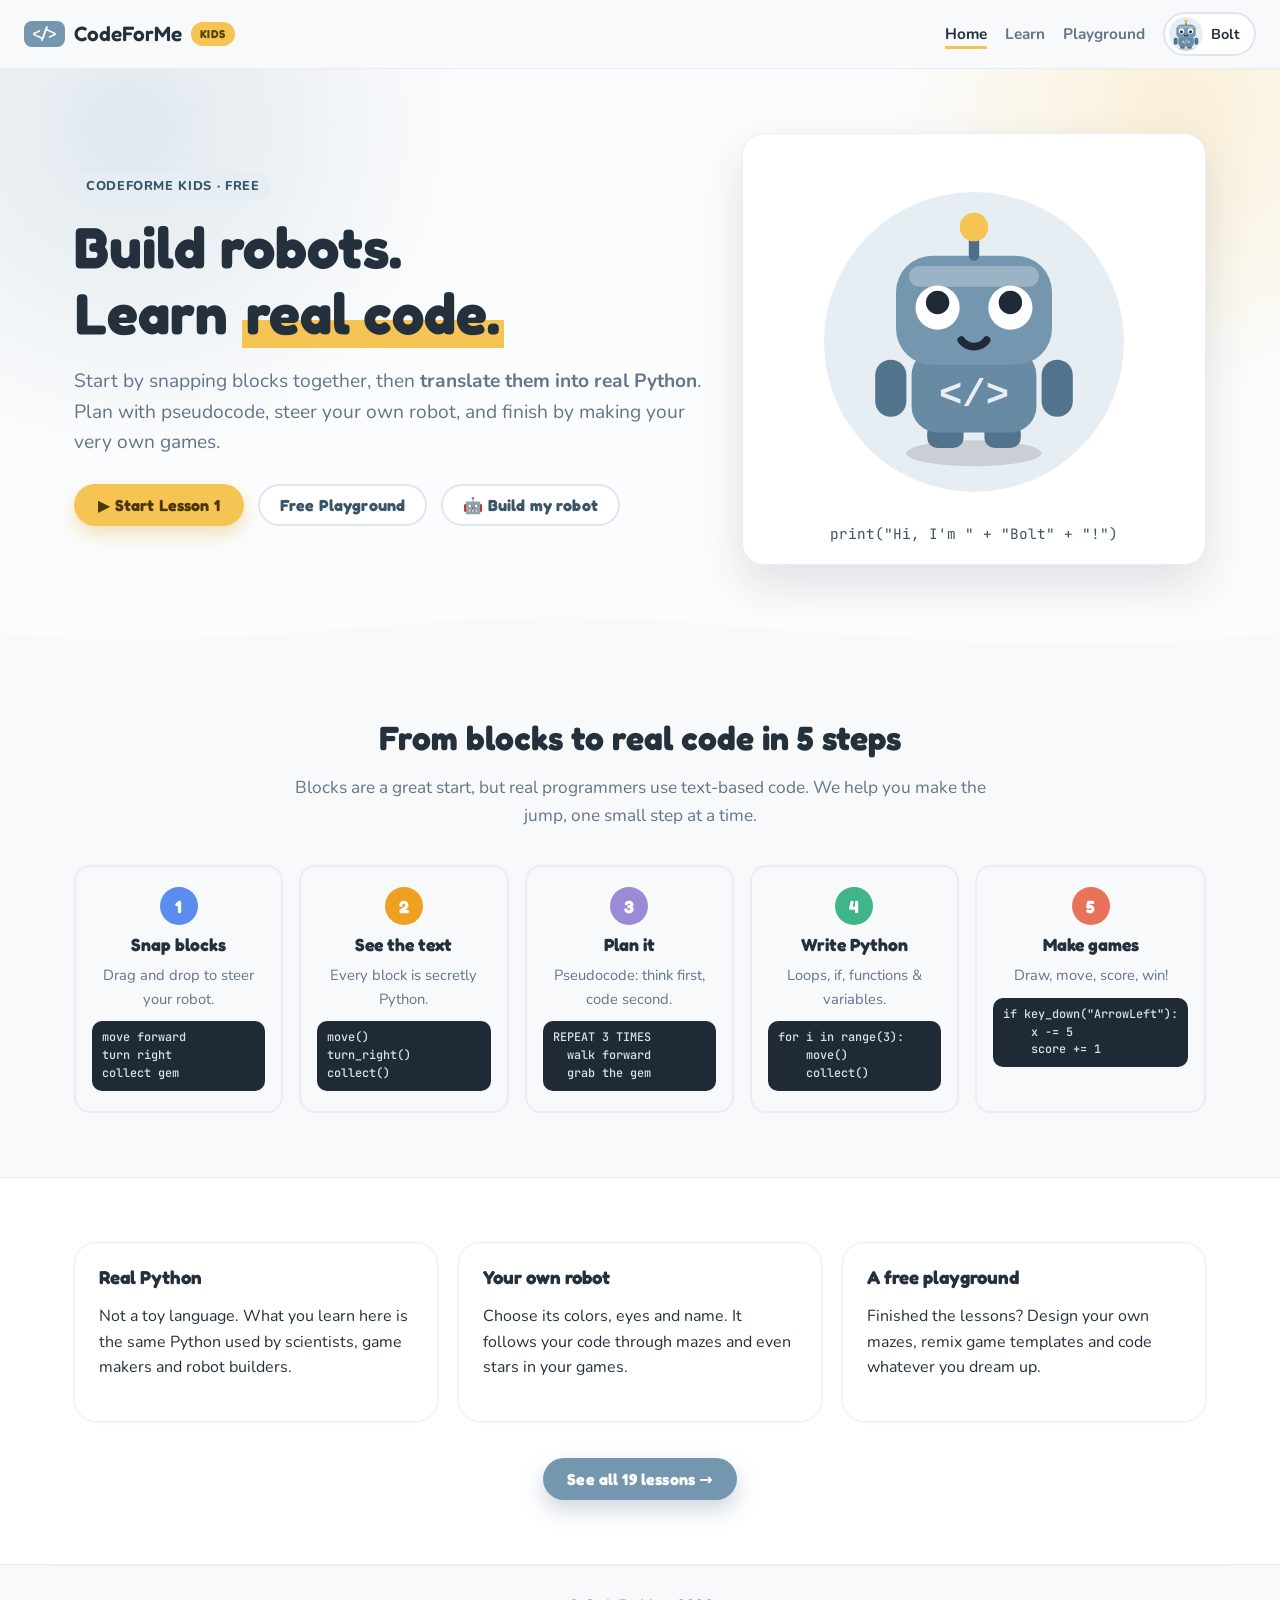
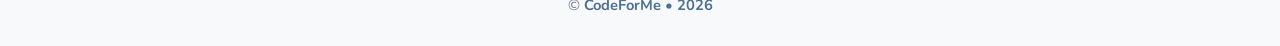
<file: index.html>
<!doctype html>
<html lang="en">
<head>
<title>CodeForMe Kids — Learn real code by building robots & games</title>
<meta name="description" content="Start with blocks, graduate to real Python. Build robots, learn pseudocode, and make your own games. Free from CodeForMe." />
<meta charset="UTF-8" />
<meta name="viewport" content="width=device-width, initial-scale=1" />
<link rel="preconnect" href="https://fonts.googleapis.com"><link rel="preconnect" href="https://fonts.gstatic.com" crossorigin>
<link href="https://fonts.googleapis.com/css2?family=Fredoka:wght@500;600;700&family=Nunito:wght@400;600;700;800&family=JetBrains+Mono:wght@400;500;600&display=swap" rel="stylesheet">
<link rel="stylesheet" href="css/kids.css" />
<link rel="icon" href="data:image/svg+xml,<svg xmlns=%22http://www.w3.org/2000/svg%22 viewBox=%220 0 100 100%22><rect width=%22100%22 height=%22100%22 rx=%2222%22 fill=%22%237497af%22/><text x=%2250%22 y=%2266%22 font-size=%2252%22 font-family=%22monospace%22 fill=%22white%22 text-anchor=%22middle%22>&lt;/&gt;</text></svg>" />
</head>
<body data-page="home">
<header id="site-header"></header>

<section class="hero">
  <div class="container hero-grid">
    <div>
      <span class="eyebrow">CodeForMe Kids · Free</span>
      <h1>Build robots.<br>Learn <span class="mark">real code.</span></h1>
      <p class="lead">Start by snapping blocks together, then <b>translate them into real Python</b>. Plan with pseudocode, steer your own robot, and finish by making your very own games.</p>
      <div class="hero-cta"><a class="btn btn-sun" href="lesson.html?id=1-1">▶ Start Lesson 1</a><a class="btn btn-ghost" href="playground.html">Free Playground</a><button class="btn btn-ghost" id="hero-robot">🤖 Build my robot</button></div>
    </div>
    <div class="hero-stage"><canvas id="hero-canvas" width="360" height="360"></canvas><div class="mono" style="background:none">print("Hi, I'm " + <span id="hero-name"></span> + "!")</div></div>
  </div>
  <svg class="hero-wave" viewBox="0 0 1440 60" preserveAspectRatio="none" aria-hidden="true"><path d="M0,32 C240,64 480,0 720,16 C960,32 1200,64 1440,32 L1440,60 L0,60 Z"></path></svg>
</section>

<section class="block">
  <div class="container">
    <h2 class="section-title">From blocks to real code in 5 steps</h2>
    <p class="section-sub">Blocks are a great start, but real programmers use text-based code. We help you make the jump, one small step at a time.</p>
    <div class="journey">
      <div class="step"><div class="num" style="background:#5b8def">1</div><h3>Snap blocks</h3><p>Drag and drop to steer your robot.</p><pre>move forward
turn right
collect gem</pre></div>
      <div class="step"><div class="num" style="background:#f0a020">2</div><h3>See the text</h3><p>Every block is secretly Python.</p><pre>move()
turn_right()
collect()</pre></div>
      <div class="step"><div class="num" style="background:#9b8bd6">3</div><h3>Plan it</h3><p>Pseudocode: think first, code second.</p><pre>REPEAT 3 TIMES
  walk forward
  grab the gem</pre></div>
      <div class="step"><div class="num" style="background:#3fb58a">4</div><h3>Write Python</h3><p>Loops, if, functions & variables.</p><pre>for i in range(3):
    move()
    collect()</pre></div>
      <div class="step"><div class="num" style="background:#e8735a">5</div><h3>Make games</h3><p>Draw, move, score, win!</p><pre>if key_down("ArrowLeft"):
    x -= 5
    score += 1</pre></div>
    </div>
  </div>
</section>

<section class="block alt">
  <div class="container">
    <div class="cards">
      <div class="card"><h3>Real Python</h3><p>Not a toy language. What you learn here is the same Python used by scientists, game makers and robot builders.</p></div>
      <div class="card"><h3>Your own robot</h3><p>Choose its colors, eyes and name. It follows your code through mazes and even stars in your games.</p></div>
      <div class="card"><h3>A free playground</h3><p>Finished the lessons? Design your own mazes, remix game templates and code whatever you dream up.</p></div>
    </div>
    <div style="text-align:center;margin-top:36px"><a class="btn btn-primary" href="learn.html">See all 19 lessons →</a></div>
  </div>
</section>

<div id="site-footer"></div>
<script src="js/common.js"></script>
<script>
  const cv = document.getElementById("hero-canvas"), g = cv.getContext("2d");
  const nm = () => (document.getElementById("hero-name").textContent = '"' + CFM.getRobot().name + '"');
  nm(); window.addEventListener("cfm-robot-changed", nm);
  document.getElementById("hero-robot").onclick = CFM.openRobotBuilder;
  (function frame(t) {
    g.clearRect(0, 0, 360, 360); g.fillStyle = "#e7eef3"; g.beginPath(); g.arc(180, 190, 150, 0, 7); g.fill();
    CFM.drawRobot(g, 180, 190 + Math.sin(t / 380) * 8, 260, Math.floor(t / 1600) % 4);
    requestAnimationFrame(frame);
  })(0);
</script>
</body>
</html>
</file>
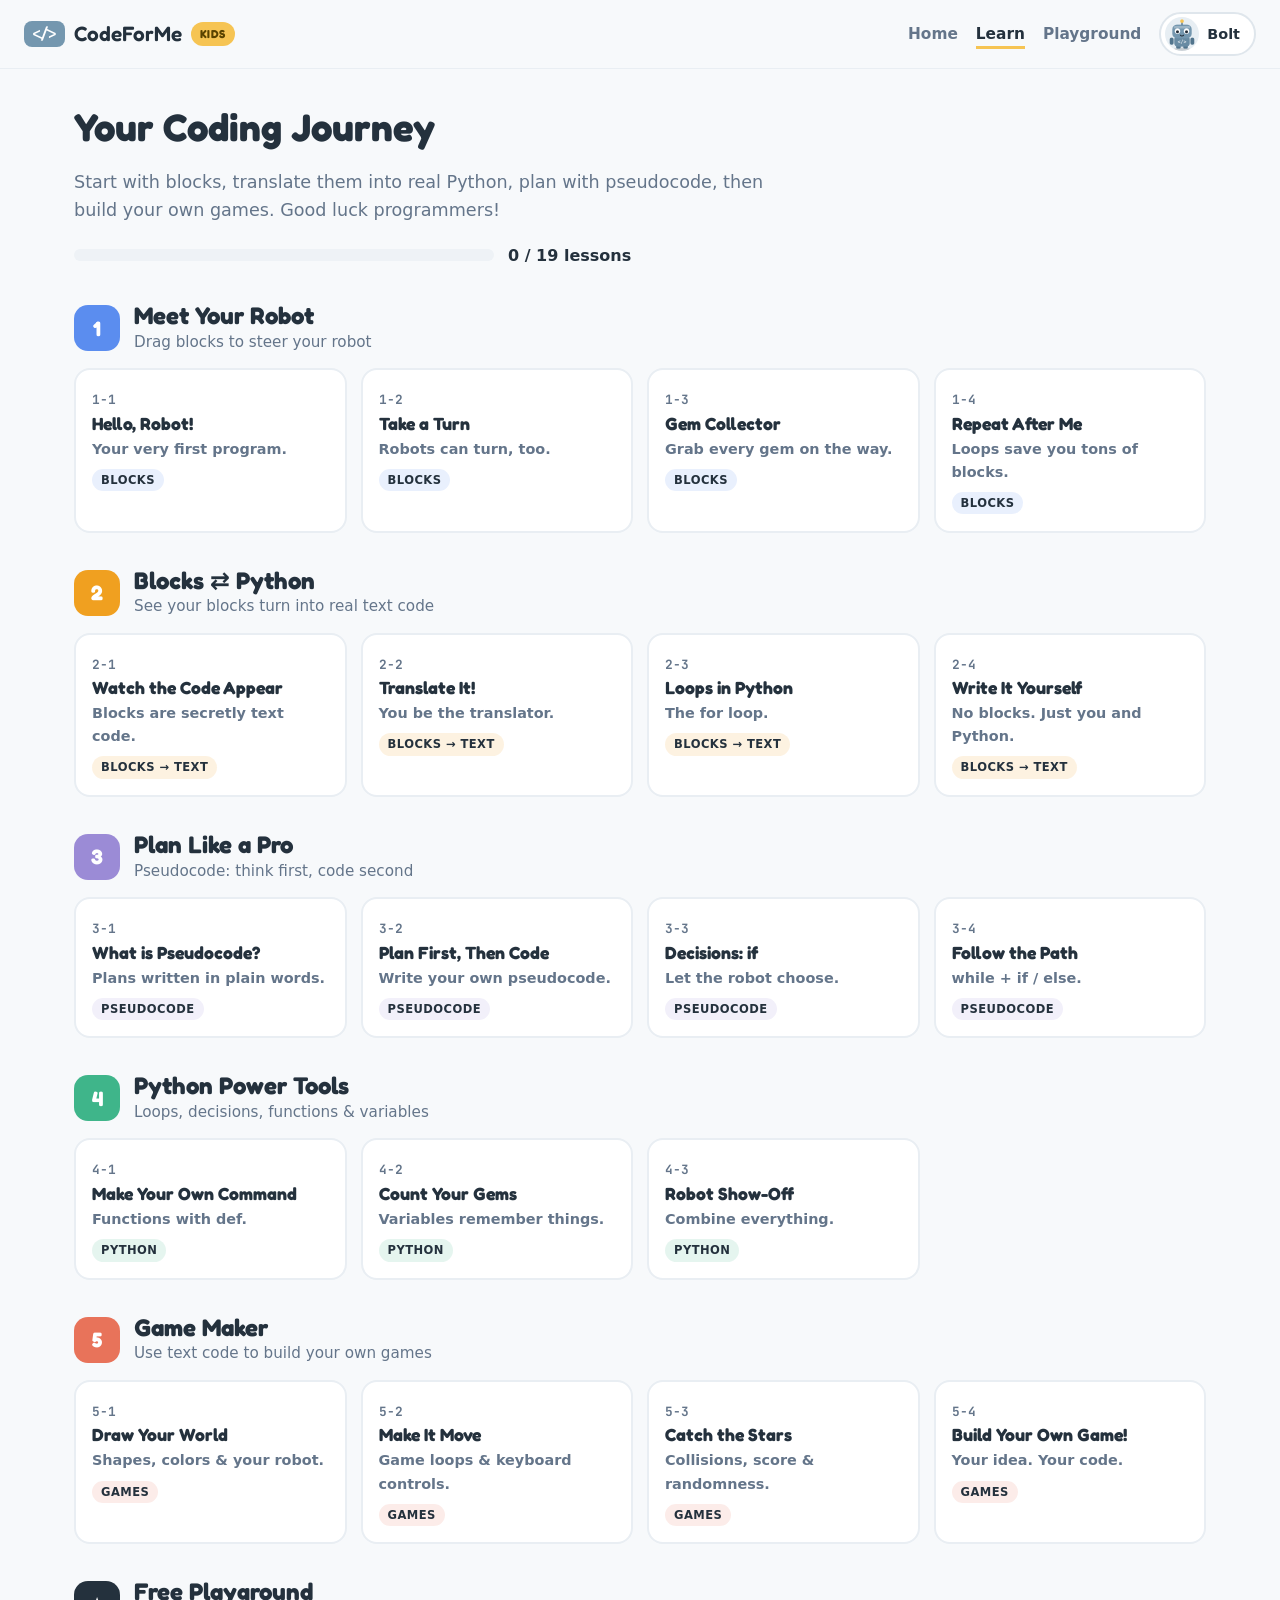
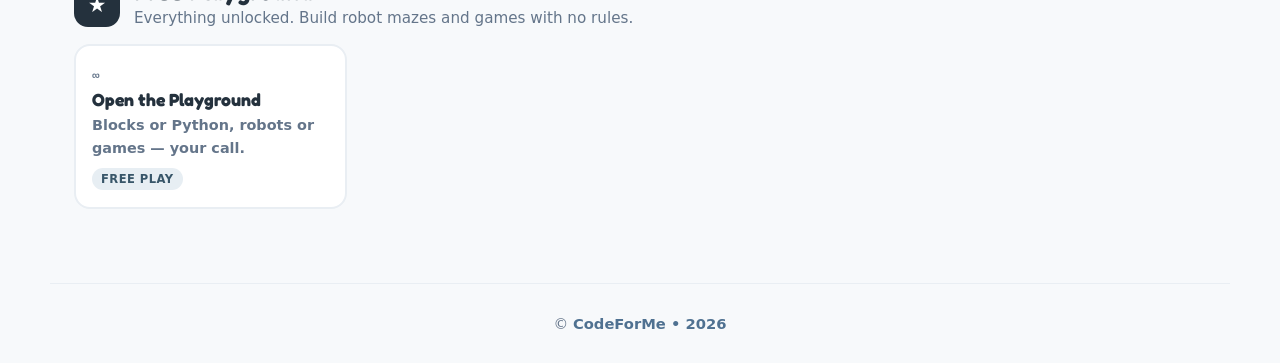
<file: learn.html>
<!doctype html>
<html lang="en">
<head>
<title>Learn — CodeForMe Kids</title>
<meta charset="UTF-8" />
<meta name="viewport" content="width=device-width, initial-scale=1" />
<link rel="preconnect" href="https://fonts.googleapis.com"><link rel="preconnect" href="https://fonts.gstatic.com" crossorigin>
<link href="https://fonts.googleapis.com/css2?family=Fredoka:wght@500;600;700&family=NuniFto:wght@400;600;700;800&family=JetBrains+Mono:wght@400;500;600&display=swap" rel="stylesheet">
<link rel="stylesheet" href="css/kids.css" />
<link rel="icon" href="data:image/svg+xml,<svg xmlns=%22http://www.w3.org/2000/svg%22 viewBox=%220 0 100 100%22><rect width=%22100%22 height=%22100%22 rx=%2222%22 fill=%22%237497af%22/><text x=%2250%22 y=%2266%22 font-size=%2252%22 font-family=%22monospace%22 fill=%22white%22 text-anchor=%22middle%22>&lt;/&gt;</text></svg>" />
</head>
<body data-page="learn">
<header id="site-header"></header>
<main class="container" style="padding-top:36px;padding-bottom:40px">
  <h1 style="font-size:2.4rem">Your Coding Journey</h1>
  <p style="color:var(--text-muted);font-size:1.1rem;max-width:40em">Start with blocks, translate them into real Python, plan with pseudocode, then build your own games. Good luck programmers!</p>
  <div style="display:flex;align-items:center;gap:14px;margin:18px 0 34px"><div class="progress-bar" style="flex:1"><i id="pbar" style="width:0"></i></div><b id="ptext"></b></div>
  <div id="units"></div>
</main>
<div id="site-footer"></div>
<script src="js/common.js"></script>
<script src="js/blocks.js"></script>
<script src="js/lessons-robot.js"></script>
<script src="js/lessons-game.js"></script>
<script>
  const prog = CFM.getProgress(); let done = 0, html = "";
  CFM.UNITS.forEach((u) => {
    const ls = CFM.LESSONS.filter((l) => l.unit === u.id);
    html += `<section class="unit"><div class="unit-head"><span class="unit-badge" style="background:${u.color}">${u.id}</span><div><h2>${u.title}</h2><p>${u.sub}</p></div></div><div class="lessons">` +
      ls.map((l) => { const d = prog[l.id]; if (d) done++; return `<a class="lesson-card ${d ? "done" : ""}" href="lesson.html?id=${l.id}"><span class="n">${l.id}</span><h3>${l.title}</h3><p>${l.blurb}</p><span class="tag" style="background:${u.color}22;color:#24313d">${u.tag}</span></a>`; }).join("") + "</div></section>";
  });
  document.getElementById("units").innerHTML = html + `<section class="unit"><div class="unit-head"><span class="unit-badge" style="background:#24313d">★</span><div><h2>Free Playground</h2><p>Everything unlocked. Build robot mazes and games with no rules.</p></div></div><div class="lessons"><a class="lesson-card" href="playground.html"><span class="n">∞</span><h3>Open the Playground</h3><p>Blocks or Python, robots or games — your call.</p><span class="tag">Free play</span></a></div></section>`;
  document.getElementById("pbar").style.width = (done / CFM.LESSONS.length * 100) + "%";
  document.getElementById("ptext").textContent = done + " / " + CFM.LESSONS.length + " lessons";
</script>
</body>
</html>
</file>
<file: css/kids.css>
:root {
  --bg: #f7f9fb; --bg-raised: #fff; --bg-inset: #eef2f6;
  --border: #dfe6ec; --border-soft: #e9eef3;
  --text: #24313d; --text-muted: #64758a;
  --accent: #7497af; --accent-dark: #4f7191; --accent-darker: #385669;
  --accent-light: #e7eef3; --accent-soft: #d3e0e8;
  --sun: #f6c453; --sun-dark: #d9a520; --coral: #ef8a6b; --mint: #62c3a0; --grape: #9b8bd6;
  --danger: #c0392b; --danger-soft: #fbe4e1; --ok: #2e9e72; --ok-soft: #dff5ea;
  --shadow-sm: 0 1px 3px rgba(36,49,61,.06); --shadow-md: 0 10px 26px rgba(36,49,61,.08);
  --shadow-lg: 0 20px 46px rgba(36,49,61,.13); --shadow-accent: 0 10px 22px rgba(79,113,145,.28);
  --radius: 16px; --radius-lg: 22px;
  --font-ui: 'Nunito', system-ui, sans-serif; --font-display: 'Fredoka', var(--font-ui);
  --font-mono: 'JetBrains Mono', 'SFMono-Regular', Consolas, monospace;
  /* block colors */
  --b-motion: #5b8def; --b-action: #f0a020; --b-loop: #e8735a; --b-logic: #3fb58a; --b-say: #9b8bd6;
}
* { box-sizing: border-box; }
html, body { margin: 0; background: var(--bg); color: var(--text); font-family: var(--font-ui); font-size: 16px; line-height: 1.6; }
::selection { background: var(--accent-soft); color: var(--accent-darker); }
a { color: var(--accent-dark); text-decoration: none; font-weight: 700; }
a:hover { text-decoration: underline; }
h1, h2, h3 { font-family: var(--font-display); line-height: 1.15; margin: 0 0 .5em; }
code, .mono { font-family: var(--font-mono); font-size: .9em; background: var(--accent-light); padding: 1px 6px; border-radius: 6px; color: var(--accent-darker); }
.container { max-width: 1180px; margin: 0 auto; padding: 0 24px; }

/* Header */
.site-header { position: sticky; top: 0; z-index: 30; background: rgba(247,249,251,.92); backdrop-filter: blur(10px); border-bottom: 1px solid var(--border-soft); }
.header-inner { max-width: 1400px; margin: 0 auto; padding: 12px 24px; display: flex; align-items: center; justify-content: space-between; gap: 16px; }
.logo { font-family: var(--font-display); font-weight: 600; font-size: 1.3rem; color: var(--text); display: flex; align-items: center; gap: 9px; }
.logo:hover { text-decoration: none; color: var(--accent-dark); }
.logo-mark { font-family: var(--font-mono); font-weight: 700; font-size: .95rem; color: #fff; background: var(--accent); padding: 5px 7px; border-radius: 8px; line-height: 1; }
.logo-kids { background: var(--sun); color: #5a4300; font-size: .72rem; font-weight: 700; padding: 3px 9px; border-radius: 999px; letter-spacing: .04em; text-transform: uppercase; }
.site-nav { display: flex; align-items: center; gap: 18px; }
.site-nav a { color: var(--text-muted); font-weight: 700; font-size: .96rem; }
.site-nav a:hover, .site-nav a.active { color: var(--text); text-decoration: none; }
.site-nav a.active { box-shadow: 0 3px 0 var(--sun); }
.chip-btn { display: inline-flex; align-items: center; gap: 8px; background: var(--bg-raised); border: 2px solid var(--border); border-radius: 999px; padding: 3px 14px 3px 4px; font: 700 .9rem var(--font-ui); color: var(--text); cursor: pointer; }
.chip-btn:hover { border-color: var(--accent); }
.chip-btn canvas { width: 34px; height: 34px; background: var(--accent-light); border-radius: 50%; }

/* Buttons */
.btn { font: 800 1rem var(--font-display); letter-spacing: .01em; border: 0; border-radius: 999px; padding: 11px 24px; cursor: pointer; transition: transform .15s, box-shadow .15s, background .15s; display: inline-flex; align-items: center; gap: 8px; }
.btn:hover { text-decoration: none; transform: translateY(-2px); }
.btn:disabled { opacity: .5; cursor: not-allowed; transform: none; }
.btn-primary { background: var(--accent); color: #fff; box-shadow: var(--shadow-accent); }
.btn-primary:hover { background: var(--accent-dark); }
.btn-sun { background: var(--sun); color: #4a3800; box-shadow: 0 8px 18px rgba(217,165,32,.3); }
.btn-sun:hover { background: #f8cf6a; }
.btn-ghost { background: var(--bg-raised); color: var(--accent-darker); border: 2px solid var(--border); padding: 9px 20px; }
.btn-ghost:hover { border-color: var(--accent); }
.btn-sm { font-size: .88rem; padding: 6px 14px; }
.btn-run { background: var(--ok); color: #fff; box-shadow: 0 8px 18px rgba(46,158,114,.3); }
.btn-run:hover { background: #26855f; }

/* Hero */
.hero { background: radial-gradient(560px circle at 10% 10%, rgba(116,151,175,.2), transparent 60%), radial-gradient(480px circle at 92% 8%, rgba(246,196,83,.22), transparent 60%), #fbfcfd; padding: 64px 0 90px; position: relative; overflow: hidden; }
.hero-grid { display: grid; grid-template-columns: 1.15fr .85fr; gap: 40px; align-items: center; }
.eyebrow { display: inline-block; background: var(--accent-light); color: var(--accent-darker); font-weight: 800; font-size: .8rem; padding: 4px 12px; border-radius: 999px; letter-spacing: .05em; text-transform: uppercase; }
.hero h1 { font-size: clamp(2.2rem, 5vw, 3.6rem); margin: 14px 0; }
.mark { background: linear-gradient(transparent 60%, var(--sun) 60%); padding: 0 4px; }
.hero p.lead { font-size: 1.2rem; color: var(--text-muted); max-width: 34em; }
.hero-cta { display: flex; gap: 14px; margin-top: 26px; flex-wrap: wrap; }
.hero-stage { background: var(--bg-raised); border-radius: var(--radius-lg); box-shadow: var(--shadow-lg); padding: 18px; text-align: center; border: 1px solid var(--border-soft); }
.hero-stage canvas { width: 100%; max-width: 360px; aspect-ratio: 1; }
.hero-wave { position: absolute; left: 0; bottom: -1px; width: 100%; height: 50px; fill: var(--bg); }

section.block { padding: 64px 0; }
section.alt { background: var(--bg-raised); border-top: 1px solid var(--border-soft); border-bottom: 1px solid var(--border-soft); }
.section-title { text-align: center; font-size: 2.1rem; }
.section-sub { text-align: center; color: var(--text-muted); max-width: 40em; margin: 0 auto 36px; font-size: 1.08rem; }

/* Journey steps */
.journey { display: grid; grid-template-columns: repeat(5, 1fr); gap: 16px; counter-reset: step; }
.step { background: var(--bg); border: 2px solid var(--border-soft); border-radius: var(--radius); padding: 20px 16px; position: relative; text-align: center; }
.step .num { width: 38px; height: 38px; border-radius: 50%; display: grid; place-items: center; margin: 0 auto 10px; font: 700 1.1rem var(--font-display); color: #fff; }
.step h3 { font-size: 1.1rem; }
.step p { color: var(--text-muted); font-size: .92rem; margin: 0; }
.step pre { margin: 10px 0 0; text-align: left; background: #1f2a36; color: #d7e3ee; font: 500 .74rem/1.5 var(--font-mono); padding: 8px 10px; border-radius: 10px; overflow: hidden; }

.cards { display: grid; grid-template-columns: repeat(3, 1fr); gap: 20px; }
.card { background: var(--bg-raised); border: 1px solid var(--border-soft); border-radius: var(--radius-lg); padding: 24px; box-shadow: var(--shadow-sm); }
.card .ico { font-size: 2rem; }

/* Learn map */
.unit { margin-bottom: 34px; }
.unit-head { display: flex; align-items: center; gap: 14px; margin-bottom: 14px; }
.unit-badge { width: 46px; height: 46px; border-radius: 14px; display: grid; place-items: center; color: #fff; font: 700 1.3rem var(--font-display); }
.unit-head h2 { margin: 0; font-size: 1.5rem; }
.unit-head p { margin: 0; color: var(--text-muted); font-size: .95rem; }
.lessons { display: grid; grid-template-columns: repeat(auto-fill, minmax(230px, 1fr)); gap: 14px; }
.lesson-card { background: var(--bg-raised); border: 2px solid var(--border-soft); border-radius: var(--radius); padding: 16px; color: var(--text); display: block; position: relative; transition: transform .15s, border-color .15s, box-shadow .15s; }
.lesson-card:hover { text-decoration: none; transform: translateY(-3px); border-color: var(--accent); box-shadow: var(--shadow-md); }
.lesson-card .n { font: 700 .8rem var(--font-mono); color: var(--text-muted); }
.lesson-card h3 { font-size: 1.1rem; margin: 2px 0 4px; }
.lesson-card p { margin: 0; color: var(--text-muted); font-size: .9rem; }
.lesson-card .tag { display: inline-block; margin-top: 8px; font-size: .72rem; font-weight: 800; padding: 2px 9px; border-radius: 999px; background: var(--accent-light); color: var(--accent-darker); text-transform: uppercase; letter-spacing: .04em; }
.lesson-card.done { border-color: var(--mint); background: #f5fcf9; }
.lesson-card.done::after { content: "✓"; position: absolute; top: 10px; right: 12px; width: 26px; height: 26px; border-radius: 50%; background: var(--mint); color: #fff; display: grid; place-items: center; font-weight: 800; }
.progress-bar { height: 12px; background: var(--bg-inset); border-radius: 999px; overflow: hidden; max-width: 420px; }
.progress-bar > i { display: block; height: 100%; background: linear-gradient(90deg, var(--mint), var(--sun)); border-radius: 999px; transition: width .4s; }

/* Lesson / playground layout */
.workbench { max-width: 1400px; margin: 0 auto; padding: 18px 24px 40px; display: grid; grid-template-columns: minmax(360px, 520px) 1fr; gap: 20px; align-items: start; }
.col { display: flex; flex-direction: column; gap: 16px; min-width: 0; }
.panel { background: var(--bg-raised); border: 1px solid var(--border-soft); border-radius: var(--radius-lg); box-shadow: var(--shadow-sm); overflow: hidden; }
.panel-header { display: flex; align-items: center; justify-content: space-between; gap: 10px; padding: 10px 16px; border-bottom: 1px solid var(--border-soft); background: #fbfcfd; font: 600 1rem var(--font-display); flex-wrap: wrap; }
.panel-body { padding: 16px 18px; }
.actions { display: flex; gap: 8px; align-items: center; flex-wrap: wrap; }
.lesson-title { display: flex; align-items: center; gap: 12px; }
.lesson-title .unit-badge { width: 38px; height: 38px; font-size: 1.05rem; border-radius: 12px; }
.story p { margin: 0 0 10px; }
.goal { background: #fff8e3; border: 2px dashed var(--sun); border-radius: 12px; padding: 10px 14px; font-weight: 700; margin: 12px 0; }
.vocab { display: flex; gap: 6px; flex-wrap: wrap; margin-top: 8px; }
.vocab span { background: var(--accent-light); color: var(--accent-darker); border-radius: 999px; padding: 2px 12px; font-size: .84rem; font-weight: 800; }
.checklist { list-style: none; padding: 0; margin: 10px 0 0; }
.checklist li { display: flex; gap: 8px; align-items: center; font-size: .94rem; padding: 2px 0; color: var(--text-muted); }
.checklist li::before { content: ""; width: 18px; height: 18px; border-radius: 50%; border: 2px solid var(--border); flex: none; }
.checklist li.ok { color: var(--ok); font-weight: 700; }
.checklist li.ok::before { background: var(--ok) center/12px no-repeat url("data:image/svg+xml,%3Csvg xmlns='http://www.w3.org/2000/svg' viewBox='0 0 12 12'%3E%3Cpath d='M2 6.5l3 3 5-6' fill='none' stroke='white' stroke-width='2' stroke-linecap='round'/%3E%3C/svg%3E"); border-color: var(--ok); }
.hint-box { display: none; background: var(--accent-light); border-radius: 12px; padding: 10px 14px; margin-top: 10px; font-size: .95rem; }
.hint-box.show { display: block; }

.stage-wrap { background: #eaf1f6; display: grid; place-items: center; padding: 10px; }
#stage-canvas { width: 100%; max-width: 560px; height: auto; background: #fff; border-radius: 12px; box-shadow: var(--shadow-sm); display: block; }
.speed { display: flex; align-items: center; gap: 6px; font-size: .82rem; color: var(--text-muted); font-weight: 700; }
.speed input { width: 80px; accent-color: var(--accent); }

.console { background: #1f2a36; color: #d7e3ee; font: 500 .85rem/1.55 var(--font-mono); padding: 10px 14px; min-height: 64px; max-height: 150px; overflow: auto; white-space: pre-wrap; }
.console .err { color: #ff9d8f; } .console .muted { color: #7f93a6; } .console .good { color: #7de0b3; }
.status { font: 700 .82rem var(--font-ui); padding: 3px 12px; border-radius: 999px; background: var(--bg-inset); color: var(--text-muted); }
.status.ok { background: var(--ok-soft); color: var(--ok); } .status.err { background: var(--danger-soft); color: var(--danger); }

/* Code editor with highlighting */
.editor { position: relative; display: flex; background: #1f2a36; min-height: 260px; height: 340px; }
.editor.tall { height: 460px; }
.editor .gutter { width: 44px; flex: none; margin: 0; padding: 12px 8px 12px 0; text-align: right; color: #5d7386; font: 500 .9rem/1.6 var(--font-mono); overflow: hidden; user-select: none; background: #1a2430; }
.editor .layers { position: relative; flex: 1; min-width: 0; }
.editor pre.hl, .editor textarea { position: absolute; inset: 0; margin: 0; padding: 12px 14px; font: 500 .9rem/1.6 var(--font-mono); tab-size: 4; white-space: pre; overflow: auto; border: 0; }
.editor pre.hl { color: #d7e3ee; pointer-events: none; overflow: hidden; }
.editor textarea { background: transparent; color: transparent; caret-color: #fff; resize: none; outline: none; }
.editor textarea::selection { background: rgba(116,151,175,.5); color: transparent; }
.editor.readonly textarea { cursor: default; }
.tk-c { color: #7f93a6; font-style: italic; } .tk-s { color: #9fe0b0; } .tk-k { color: #ff9d8f; font-weight: 600; } .tk-n { color: #f6c453; } .tk-f { color: #8ec5ff; }
.pseudo-box { width: 100%; border: 0; border-bottom: 1px solid var(--border-soft); padding: 12px 16px; font: 500 .92rem/1.6 var(--font-mono); background: #fffdf3; color: #5a4a10; resize: vertical; min-height: 96px; outline: none; }
.pseudo-label { padding: 8px 16px 0; background: #fffdf3; font-weight: 800; font-size: .82rem; color: #a07d10; text-transform: uppercase; letter-spacing: .05em; }
.pseudo-show { background: #fffdf3; padding: 12px 16px; font: 500 .92rem/1.7 var(--font-mono); color: #5a4a10; white-space: pre-wrap; border-bottom: 1px solid var(--border-soft); }
.pseudo-show b { color: #c2410c; }

/* Blocks */
.blocks-area { display: grid; grid-template-columns: 210px 1fr; min-height: 360px; }
.blocks-area.with-text { grid-template-columns: 210px 1fr 1fr; }
.palette { background: #f3f7fa; border-right: 1px solid var(--border-soft); padding: 10px; display: flex; flex-direction: column; gap: 8px; align-items: flex-start; }
.palette h4 { margin: 4px 0 0; font: 700 .72rem var(--font-ui); text-transform: uppercase; letter-spacing: .08em; color: var(--text-muted); }
.ws { padding: 14px; min-height: 360px; background: #fff linear-gradient(#0000 0, #0000 0); background-image: radial-gradient(#e3eaf0 1px, transparent 1px); background-size: 18px 18px; }
.blk { --c: var(--b-motion); background: var(--c); color: #fff; font: 700 .9rem var(--font-ui); border-radius: 10px; padding: 7px 12px; display: inline-flex; align-items: center; gap: 8px; cursor: grab; box-shadow: 0 2px 0 rgba(0,0,0,.18); user-select: none; position: relative; }
.blk.motion { --c: var(--b-motion); } .blk.action { --c: var(--b-action); } .blk.loop { --c: var(--b-loop); } .blk.logic { --c: var(--b-logic); } .blk.say { --c: var(--b-say); }
.blk input, .blk select { font: 700 .88rem var(--font-ui); border: 0; border-radius: 6px; padding: 2px 6px; background: #fff; color: var(--text); max-width: 150px; }
.blk input[type=number] { width: 54px; }
.blk .x { margin-left: 4px; background: rgba(0,0,0,.18); border: 0; color: #fff; border-radius: 50%; width: 18px; height: 18px; cursor: pointer; font-size: .7rem; line-height: 1; padding: 0; }
.ws .blk { display: flex; width: 100%; max-width: 360px; }
.ws .cblock { max-width: 380px; margin: 0 0 6px; }
.cblock > .cb-head { border-radius: 10px 10px 0 0; }
.cblock > .cb-body { margin-left: 16px; border-left: 12px solid var(--c); background: rgba(0,0,0,.03); padding: 6px 6px 6px 8px; min-height: 34px; border-radius: 0 0 0 6px; }
.cblock > .cb-foot { height: 12px; background: var(--c); border-radius: 0 0 10px 10px; margin-bottom: 2px; }
.cblock .else-label { margin: 0; }
.slot { display: flex; flex-direction: column; gap: 6px; min-height: 28px; }
.slot:empty::after { content: "drop blocks here"; color: #9fb0bf; font-size: .78rem; font-weight: 700; padding: 4px 6px; }
.drop-on { outline: 3px dashed var(--sun); outline-offset: 2px; border-radius: 8px; }
.drop-line { height: 6px; background: var(--sun); border-radius: 4px; margin: -1px 0; }
.locked .blk { cursor: default; } .locked .x { display: none; }
.text-preview { border-left: 1px solid var(--border-soft); background: #1f2a36; display: flex; flex-direction: column; min-width: 0; }
.text-preview .cap { color: #f6c453; font: 800 .74rem var(--font-ui); text-transform: uppercase; letter-spacing: .08em; padding: 8px 14px 0; }
.text-preview .editor { flex: 1; height: auto; min-height: 320px; background: transparent; }
.text-preview .gutter { background: transparent; }

/* Modal / toast */
.modal-bg { position: fixed; inset: 0; background: rgba(31,42,54,.5); display: none; place-items: center; z-index: 60; padding: 20px; }
.modal-bg.show { display: grid; }
.modal { background: #fff; border-radius: 24px; padding: 28px; max-width: 520px; width: 100%; box-shadow: var(--shadow-lg); text-align: center; max-height: 92vh; overflow: auto; }
.modal h2 { font-size: 1.8rem; }
.swatches { display: flex; gap: 8px; justify-content: center; flex-wrap: wrap; margin: 6px 0 14px; }
.swatch { width: 34px; height: 34px; border-radius: 50%; border: 3px solid #fff; box-shadow: 0 0 0 2px var(--border); cursor: pointer; }
.swatch.sel { box-shadow: 0 0 0 3px var(--accent-dark); }
.opt-row { display: flex; gap: 8px; justify-content: center; margin-bottom: 12px; flex-wrap: wrap; align-items: center; }
.opt-row .lab { font-weight: 800; font-size: .8rem; color: var(--text-muted); width: 74px; text-align: right; text-transform: uppercase; letter-spacing: .05em; }
.opt { border: 2px solid var(--border); background: #fff; border-radius: 10px; padding: 3px 12px; font: 700 .88rem var(--font-ui); cursor: pointer; }
.opt.sel { border-color: var(--accent-dark); background: var(--accent-light); }
.modal input.name { font: 700 1.1rem var(--font-display); padding: 8px 14px; border: 2px solid var(--border); border-radius: 12px; text-align: center; width: 220px; }
.confetti { position: fixed; top: -12px; width: 10px; height: 14px; z-index: 70; animation: fall 1.8s linear forwards; }
@keyframes fall { to { transform: translateY(105vh) rotate(720deg); opacity: .8; } }

/* Playground extras */
.tool-tabs { display: flex; gap: 6px; }
.tool-tabs button { border: 2px solid var(--border); background: #fff; border-radius: 999px; padding: 4px 16px; font: 700 .9rem var(--font-display); cursor: pointer; }
.tool-tabs button.sel { background: var(--accent); border-color: var(--accent); color: #fff; }
select.pick { font: 700 .88rem var(--font-ui); border: 2px solid var(--border); border-radius: 10px; padding: 4px 8px; background: #fff; }
.palette-tiles { display: flex; gap: 6px; }
.tile-btn { width: 34px; height: 34px; border-radius: 8px; border: 2px solid var(--border); cursor: pointer; font-size: 1rem; background: #fff; }
.tile-btn.sel { border-color: var(--accent-dark); box-shadow: 0 0 0 2px var(--accent-soft); }

.site-footer { border-top: 1px solid var(--border-soft); padding: 28px 0; color: var(--text-muted); text-align: center; font-size: .92rem; }

@media (max-width: 980px) {
  .hero-grid, .workbench, .cards { grid-template-columns: 1fr; }
  .journey { grid-template-columns: 1fr 1fr; }
  .blocks-area, .blocks-area.with-text { grid-template-columns: 1fr; }
  .palette { flex-direction: row; flex-wrap: wrap; border-right: 0; border-bottom: 1px solid var(--border-soft); }
  .site-nav a.hide-sm { display: none; }
}

/* block extras */
.cblock.motion { --c: var(--b-motion); } .cblock.action { --c: var(--b-action); } .cblock.loop { --c: var(--b-loop); } .cblock.logic { --c: var(--b-logic); }
.cblock > .else-label { border-radius: 0; display: flex; width: 100%; }
.cblock > .cb-head { display: flex; width: 100%; }

.split { display: grid; grid-template-columns: 1fr 1fr; min-height: 340px; }
.split > .left { border-right: 1px solid var(--border-soft); overflow: auto; }
.split .blocks-area { grid-template-columns: 1fr; }
.split .editor { height: 100%; min-height: 340px; }
@media (max-width: 980px) { .split { grid-template-columns: 1fr; } }
.story pre { margin: 8px 0; background: #1f2a36; color: #d7e3ee; border-radius: 10px; }
.story pre.mono { background: #1f2a36; color: #d7e3ee; white-space: pre; overflow: auto; }
@media (max-width: 1320px) { .blocks-area.with-text { grid-template-columns: 210px 1fr; } .blocks-area.with-text .text-preview { grid-column: 1 / -1; border-left: 0; border-top: 1px solid var(--border-soft); } .text-preview .editor { min-height: 180px; } }
@media (max-width: 980px) { .blocks-area.with-text { grid-template-columns: 1fr; } }
</file>
